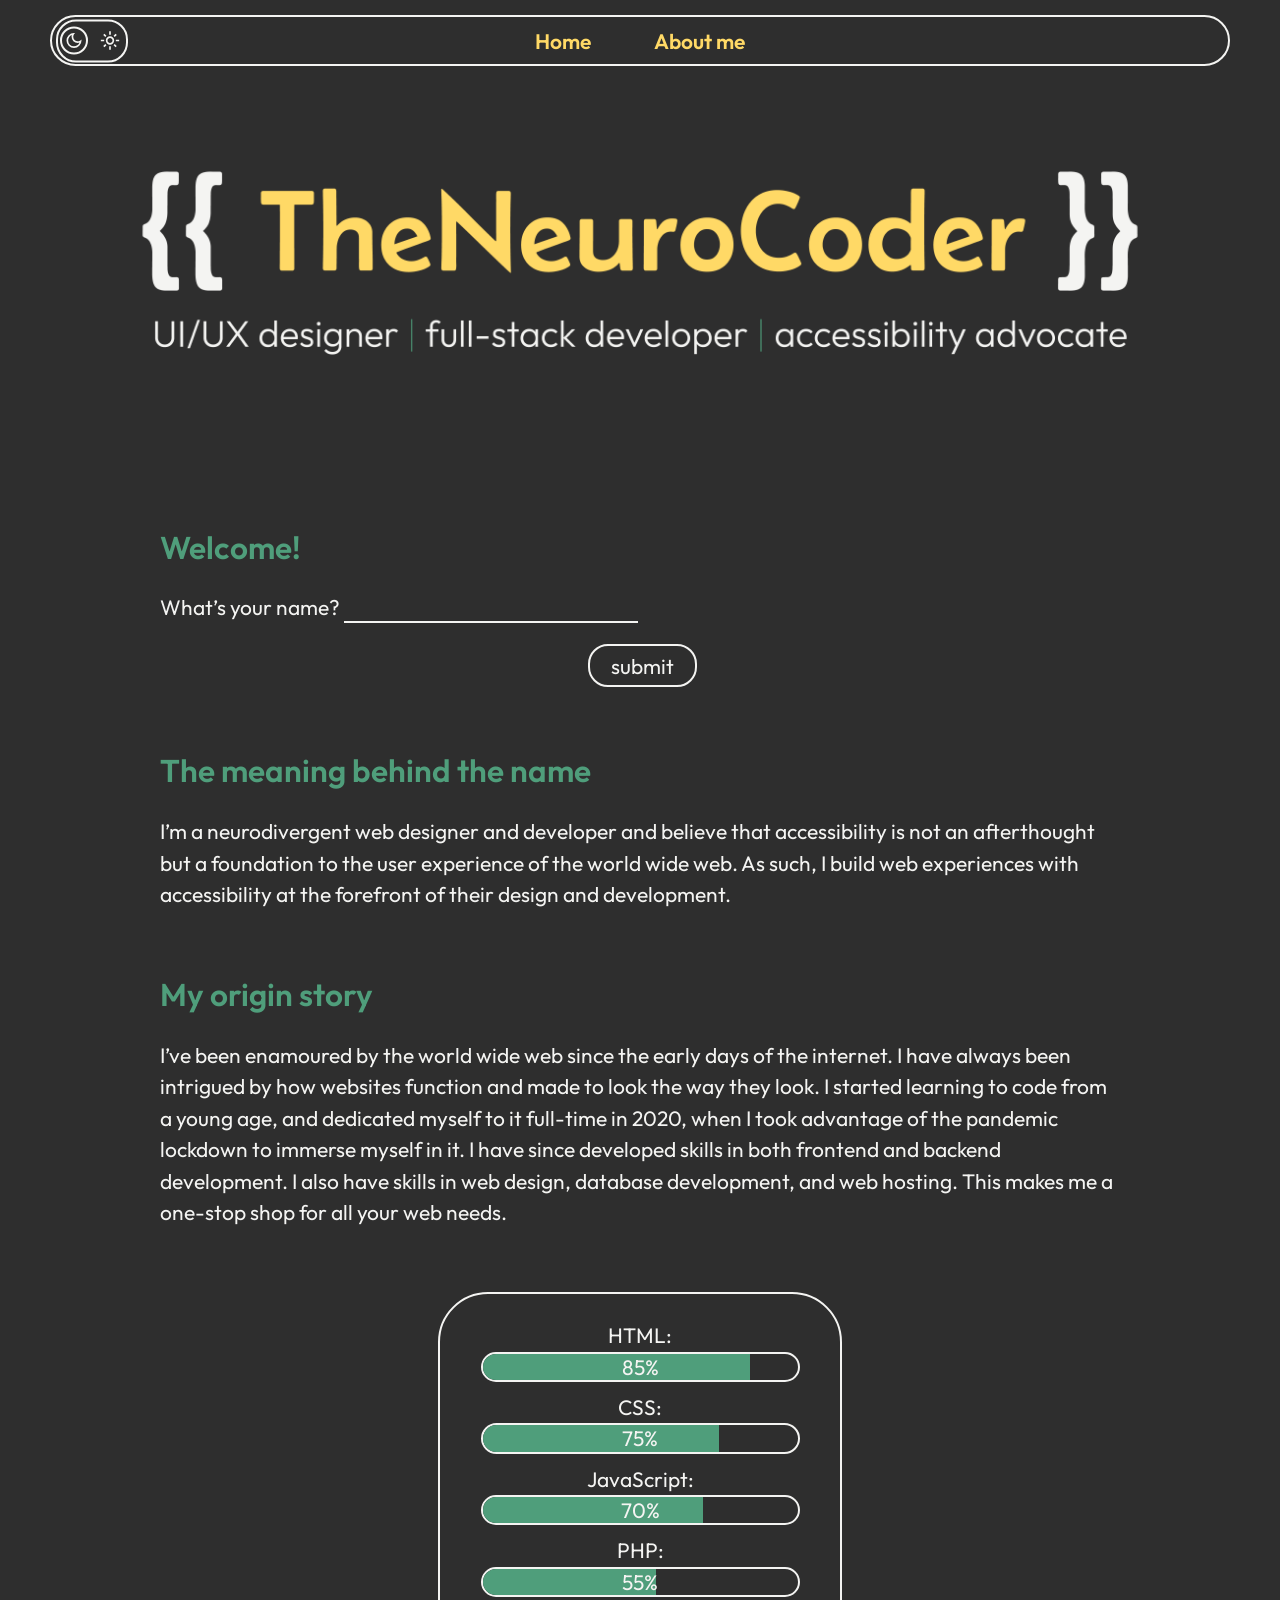
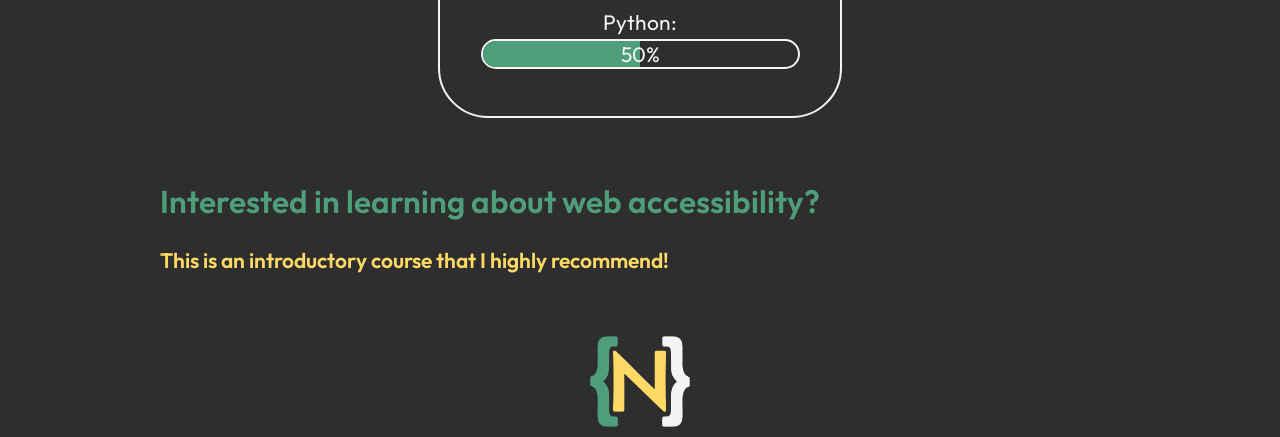
<file: index.html>
<!doctype html>
<html lang="en">
  <head>
    <meta charset="UTF-8" />
    <meta name="viewport" content="width=device-width, initial-scale=1.0" />
    <title>The Neurocoder | Web Designer &amp; Full-Stack Developer</title>
    <link rel="stylesheet" href="style.css" />
    <link rel="stylesheet" href="style-light-mode.css" />
    <script src="script.js" defer></script>
  </head>
  <body>
    <header>
      <nav>
        <span class="theme-toggle-container">
          <svg
            class="dark-mode-icon"
            xmlns="http://www.w3.org/2000/svg"
            viewBox="0 0 24 24"
            height="20px"
            width="20px"
          >
            <path
              d="M12,21q-3.75,0-6.38-2.63T3,12T5.63,5.63T12,3q0.35,0 0.69,0.02q0.34,0.02 0.66,0.07q-1.03,0.73-1.64,1.89T11.1,7.5q0,2.25 1.57,3.82T16.5,12.9q1.38,0 2.53-0.61t1.88-1.64q0.05,0.33 0.07,0.66T21,12q0,3.75-2.63,6.38T12,21Zm0-2q2.2,0 3.95-1.21t2.55-3.16q-0.5,0.13-1,0.2t-1,0.08q-3.07,0-5.24-2.16Q9.1,10.58 9.1,7.5q0-0.5 0.08-1t0.2-1Q7.43,6.3 6.21,8.05T5,12q0,2.9 2.05,4.95T12,19Zm-0.25-6.75Z"
            />
          </svg>
          <svg
            class="light-mode-icon"
            xmlns="http://www.w3.org/2000/svg"
            viewBox="0 0 24 24"
            height="20px"
            width="20px"
            fill="#1f1f1f"
          >
            <path
              d="M14.13,14.13Q15,13.25 15,12T14.13,9.88T12,9T9.88,9.88T9,12t0.88,2.13T12,15t2.13-0.88ZM8.46,15.54Q7,14.08 7,12Q7,9.92 8.46,8.46T12,7t3.54,1.46T17,12t-1.46,3.54T12,17q-2.07,0-3.54-1.46ZM5,13H1V11H5v2Zm18,0H19V11h4v2ZM11,5V1h2V5H11Zm0,18V19h2v4H11ZM6.4,7.75L3.88,5.32L5.3,3.85l2.4,2.5L6.4,7.75Zm12.3,12.4l-2.42-2.52l1.32-1.38l2.52,2.43L18.7,20.15ZM16.25,6.4l2.43-2.52L20.15,5.3l-2.5,2.4l-1.4-1.3ZM3.85,18.7l2.53-2.43L7.75,17.6L5.33,20.13L3.85,18.7ZM12,12Z"
            />
          </svg>
          <span id="theme-toggle" class="dark-mode"></span>
        </span>
        <a href="/">Home</a>
        <a href="/about.html">About me</a>
      </nav>
    </header>
    <img
      class="banner-dark-mode"
      src="/images/banner-dark-mode.png"
      alt="A banner that says, “The neurocoder, UI/UX designer, full-stack developer, accessibility advocate.”"
    />

    <img
      class="banner-light-mode"
      src="/images/banner-light-mode.png"
      alt="A banner that says, “The neurocoder, UI/UX designer, full-stack developer, accessibility advocate.”"
    />
    <main>
      <div class="name-content-container">
        <div class="name-intro">Hi, I’m...</div>
        <h1 class="name">
          <span class="brackets">{{</span> TheNeuroCoder
          <span class="brackets">}}</span>
        </h1>
      </div>
      <section>
        <h2>Welcome!</h2>
        <div id="guest-name-container">
          <form id="guest-name-form">
            <label for="guest-name">What’s your name?</label>
            <input id="guest-name" type="text" />
            <div class="button-wrapper">
              <input
                id="guest-name-submit-button"
                type="submit"
                value="submit"
              />
            </div>
          </form>
        </div>
      </section>
      <section>
        <h2>The meaning behind the name</h2>
        <p>
          I’m a neurodivergent web designer and developer and believe that
          accessibility is not an afterthought but a foundation to the user
          experience of the world wide web. As such, I build web experiences
          with accessibility at the forefront of their design and development.
        </p>
      </section>

      <section>
        <h2>My origin story</h2>
        <p>
          I’ve been enamoured by the world wide web since the early days of the
          internet. I have always been intrigued by how websites function and
          made to look the way they look. I started learning to code from a
          young age, and dedicated myself to it full-time in 2020, when I took
          advantage of the pandemic lockdown to immerse myself in it. I have
          since developed skills in both frontend and backend development. I
          also have skills in web design, database development, and web hosting.
          This makes me a one-stop shop for all your web needs.
        </p>
      </section>

      <section>
        <ul class="progress-content-container">
          <li class="progress-bar-grid">
            HTML:
            <div class="progress-bar-row">
              <div id="html-progress" class="progress"></div>
            </div>
            <div class="progress-percentage-row">85%</div>
          </li>
          <li class="progress-bar-grid">
            CSS:
            <div class="progress-bar-row">
              <div id="css-progress" class="progress"></div>
            </div>
            <div class="progress-percentage-row">75%</div>
          </li>
          <li class="progress-bar-grid">
            JavaScript:
            <div class="progress-bar-row">
              <div id="js-progress" class="progress"></div>
            </div>
            <div class="progress-percentage-row">70%</div>
          </li>
          <li class="progress-bar-grid">
            PHP:
            <div class="progress-bar-row">
              <div id="php-progress" class="progress"></div>
            </div>
            <div class="progress-percentage-row">55%</div>
          </li>
          <li class="progress-bar-grid">
            Python:
            <div class="progress-bar-row">
              <div id="python-progress" class="progress"></div>
            </div>
            <div class="progress-percentage-row">50%</div>
          </li>
        </ul>
      </section>

      <section>
        <h2>Interested in learning about web accessibility?</h2>
        <a
          target="_blank"
          href="https://www.udemy.com/course/introduction-to-web-accessibility-wcag21/?srsltid=AYCX9vIbx-0yYsA8Ox3uv8bTooHfXclQ60OPtKYKwAqzEQw94CTpAoRQ&couponCode=MT261023G1"
          >This is an introductory course that I highly recommend!
        </a>
      </section>
    </main>
    <footer>
      <img
        class="logo-dark-mode"
        src="/images/logo-dark-mode.png"
        alt="A logo with the letter N enclosed in double curly brackets."
      />
      <img
        class="logo-light-mode"
        src="/images/logo-light-mode.png"
        alt="A logo with the letter N enclosed in double curly brackets."
      />
    </footer>
  </body>
</html>
</file>
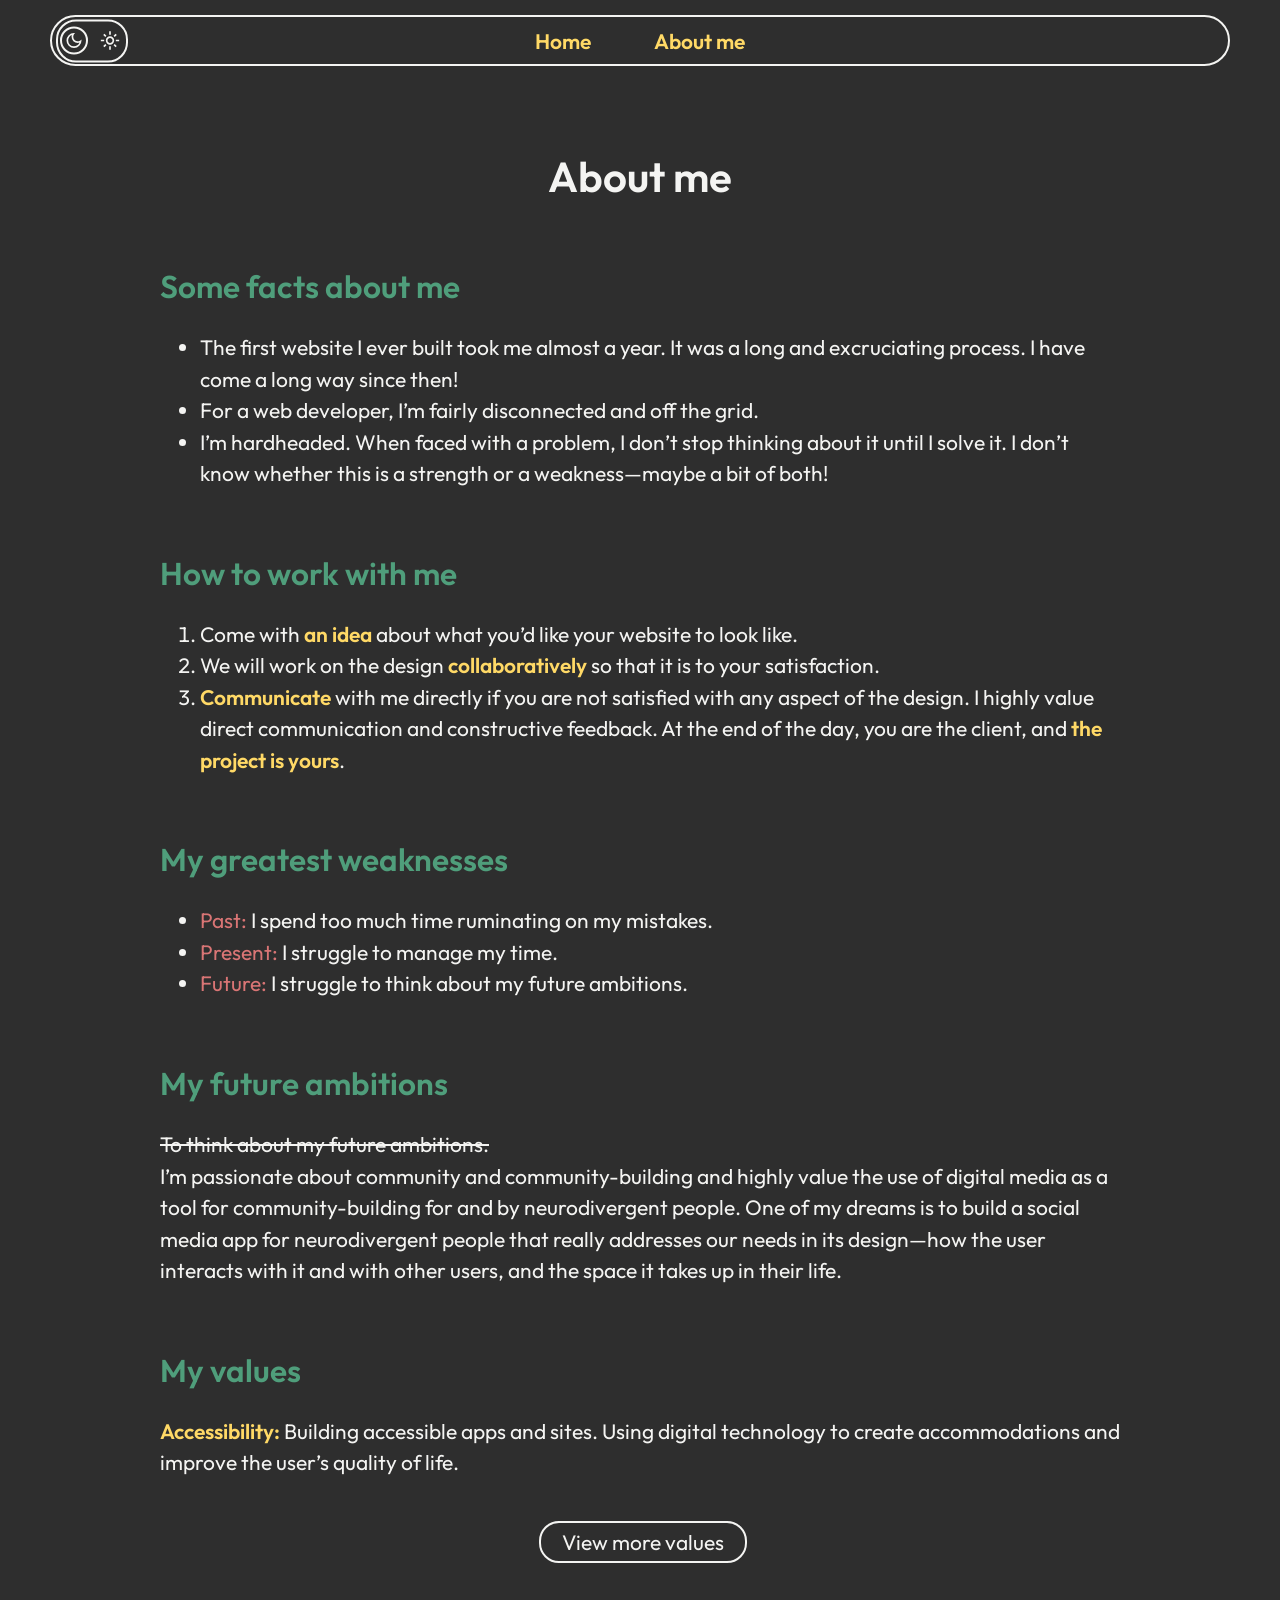
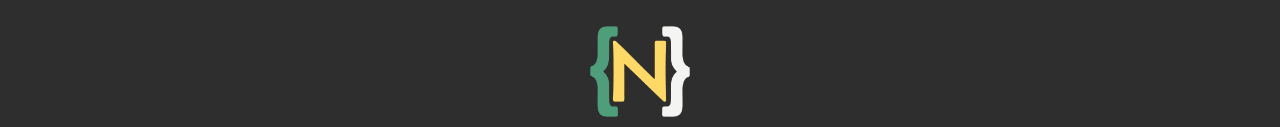
<file: about.html>
<!doctype html>
<html lang="en">
  <head>
    <meta charset="UTF-8" />
    <meta name="viewport" content="width=device-width, initial-scale=1.0" />
    <title>The Neurocoder | Web Designer &amp; Full-Stack Developer</title>
    <link rel="stylesheet" href="/style.css" />
    <link rel="stylesheet" href="/style-light-mode.css" />
    <script src="script.js" defer></script>
  </head>
  <body>
    <header>
      <nav>
        <span class="theme-toggle-container">
          <svg
            class="dark-mode-icon"
            xmlns="http://www.w3.org/2000/svg"
            viewBox="0 0 24 24"
            height="20px"
            width="20px"
          >
            <path
              d="M12,21q-3.75,0-6.38-2.63T3,12T5.63,5.63T12,3q0.35,0 0.69,0.02q0.34,0.02 0.66,0.07q-1.03,0.73-1.64,1.89T11.1,7.5q0,2.25 1.57,3.82T16.5,12.9q1.38,0 2.53-0.61t1.88-1.64q0.05,0.33 0.07,0.66T21,12q0,3.75-2.63,6.38T12,21Zm0-2q2.2,0 3.95-1.21t2.55-3.16q-0.5,0.13-1,0.2t-1,0.08q-3.07,0-5.24-2.16Q9.1,10.58 9.1,7.5q0-0.5 0.08-1t0.2-1Q7.43,6.3 6.21,8.05T5,12q0,2.9 2.05,4.95T12,19Zm-0.25-6.75Z"
            />
          </svg>
          <svg
            class="light-mode-icon"
            xmlns="http://www.w3.org/2000/svg"
            viewBox="0 0 24 24"
            height="20px"
            width="20px"
            fill="#1f1f1f"
          >
            <path
              d="M14.13,14.13Q15,13.25 15,12T14.13,9.88T12,9T9.88,9.88T9,12t0.88,2.13T12,15t2.13-0.88ZM8.46,15.54Q7,14.08 7,12Q7,9.92 8.46,8.46T12,7t3.54,1.46T17,12t-1.46,3.54T12,17q-2.07,0-3.54-1.46ZM5,13H1V11H5v2Zm18,0H19V11h4v2ZM11,5V1h2V5H11Zm0,18V19h2v4H11ZM6.4,7.75L3.88,5.32L5.3,3.85l2.4,2.5L6.4,7.75Zm12.3,12.4l-2.42-2.52l1.32-1.38l2.52,2.43L18.7,20.15ZM16.25,6.4l2.43-2.52L20.15,5.3l-2.5,2.4l-1.4-1.3ZM3.85,18.7l2.53-2.43L7.75,17.6L5.33,20.13L3.85,18.7ZM12,12Z"
            />
          </svg>
          <span id="theme-toggle" class="dark-mode"></span>
        </span>
        <a href="/">Home</a>
        <a href="/about.html">About me</a>
      </nav>
    </header>
    <main>
      <h1>About me</h1>
      <section>
        <h2>Some facts about me</h2>
        <ul>
          <li>
            The first website I ever built took me almost a year. It was a long
            and excruciating process. I have come a long way since then!
          </li>
          <li>
            For a web developer, I’m fairly disconnected and off the grid.
          </li>
          <li>
            I’m hardheaded. When faced with a problem, I don’t stop thinking
            about it until I solve it. I don’t know whether this is a strength
            or a weakness—maybe a bit of both!
          </li>
        </ul>
      </section>

      <section>
        <h2>How to work with me</h2>
        <ol>
          <li>
            Come with <strong>an idea</strong> about what you’d like your
            website to look like.
          </li>
          <li>
            We will work on the design <strong>collaboratively</strong> so that
            it is to your satisfaction.
          </li>
          <li>
            <strong>Communicate</strong> with me directly if you are not
            satisfied with any aspect of the design. I highly value direct
            communication and constructive feedback. At the end of the day, you
            are the client, and <strong>the project is yours</strong>.
          </li>
        </ol>
      </section>

      <section>
        <h2>My greatest weaknesses</h2>
        <ul>
          <li>
            <span class="time-period">Past:</span> I spend too much time
            ruminating on my mistakes.
          </li>
          <li>
            <span class="time-period">Present:</span> I struggle to manage my
            time.
          </li>
          <li>
            <span class="time-period">Future:</span> I struggle to think about
            my future ambitions.
          </li>
        </ul>
      </section>

      <section>
        <h2>My future ambitions</h2>
        <p>
          <s>To think about my future ambitions.</s><br />
          I’m passionate about community and community-building and highly value
          the use of digital media as a tool for community-building for and by
          neurodivergent people. One of my dreams is to build a social media app
          for neurodivergent people that really addresses our needs in its
          design—how the user interacts with it and with other users, and the
          space it takes up in their life.
        </p>
      </section>
      <section>
        <h2>My values</h2>
        <p id="value">
          <strong>Accessibility:</strong> Building accessible apps and sites.
          Using digital technology to create accommodations and improve the
          user’s quality of life.
        </p>
        <div class="button-wrapper">
          <button id="values-button">View more values</button>
        </div>
      </section>
    </main>
    <footer>
      <img
        class="logo-dark-mode"
        src="/images/logo-dark-mode.png"
        alt="A logo with the letter N enclosed in double curly brackets."
      />
      <img
        class="logo-light-mode"
        src="/images/logo-light-mode.png"
        alt="A logo with the letter N enclosed in double curly brackets."
      />
    </footer>
  </body>
</html>
</file>
<file: style.css>
@font-face {
  font-family: "Outfit";
  src: url("fonts/Outfit-Regular.ttf") format("truetype");
  font-weight: 400;
  font-style: normal;
  font-display: swap;
}

@font-face {
  font-family: "Outfit";
  src: url("fonts/Outfit-SemiBold.ttf") format("truetype");
  font-weight: 600;
  font-style: normal;
  font-display: swap;
}

@font-face {
  font-family: "Belanosima";
  src: url("fonts/Belanosima-Regular.ttf") format("truetype");
  font-weight: 400;
  font-style: normal;
  font-display: swap;
}

:root {
  --black-colour: #2e2e2e;
  --white-colour: #f4f4f2;
  --red-colour: #d97575;
  --green-colour: #4f9e7b;
  --yellow-colour: #ffd966;
}

html {
  font-size: 21px;
}

body {
  background-color: var(--black-colour);
  color: var(--white-colour);
  font-family: Outfit, sans-serif;
  font-size: 1rem;
  margin: 15px 50px;
}

p,
ul,
ol {
  line-height: 1.5;
}

a {
  color: var(--yellow-colour);
  text-decoration: none;
  font-weight: 700;
  transition: color 0.4s;
}

a:hover {
  color: var(--red-colour);
}

nav {
  display: flex;
  justify-content: center;
  border: 2px solid var(--white-colour);
  border-radius: 50px;
  position: relative;
}

nav a {
  margin: 0.5rem 1.5rem;
}

h1 {
  text-align: center;
  font-weight: 600;
  margin-top: 0.5rem;
}

h1:not(.name) {
  margin-top: 4rem;
}

h2 {
  font-weight: 600;
}

strong {
  font-weight: 600;
  color: var(--yellow-colour);
}

section {
  margin: 3rem 0;
}

main {
  width: 960px;
  position: relative;
  left: 50%;
  transform: translateX(-50%);
}

section h2 {
  color: var(--green-colour);
}

.theme-toggle-container {
  border: 2px solid var(--white-colour);
  width: 68px;
  height: 83%;
  border-radius: 20px;
  position: absolute;
  top: 50%;
  transform: translateY(-50%);
  left: 4px;
  cursor: pointer;
}

.dark-mode-icon {
  position: absolute;
  top: 50%;
  transform: translateY(-50%);
  left: 6px;
  fill: var(--white-colour);
}

.light-mode-icon {
  position: absolute;
  top: 50%;
  transform: translateY(-50%);
  right: 6px;
  fill: var(--white-colour);
}

#theme-toggle {
  border: 2px solid var(--white-colour);
  width: 28px;
  height: 28px;
  border-radius: 20px;
  box-sizing: border-box;
  position: absolute;
  top: 50%;
  transform: translateY(-50%);
  transition: 0.2s;
}

#theme-toggle {
  left: 2px;
}

.banner-dark-mode {
  width: calc(100vw - 100px);
}

.banner-light-mode {
  display: none;
}

.name-content-container {
  display: none;
}

#guest-name {
  background-color: transparent;
  border: none;
  border-bottom: 2px solid var(--white-colour);
  caret-color: var(--white-colour);
  font-family: "Outfit", sans-serif;
  font-weight: 400;
  font-size: 1rem;
  color: var(--white-colour);
}

#guest-name:focus {
  outline: none;
  border-bottom-color: var(--green-colour);
}

#guest-name::placeholder {
  color: var(--red-colour);
}

.button-wrapper {
  display: flex;
  justify-content: center;
  padding-top: 1rem;
}

#guest-name-submit-button,
#values-button {
  background-color: transparent;
  font-family: "Outfit", sans-serif;
  font-weight: 400;
  font-size: 1rem;
  color: var(--white-colour);
  border: 2px solid var(--white-colour);
  border-radius: 20px;
  padding: 0.3rem 1rem;
  margin-left: 5px;
  cursor: pointer;
  transition: background-color 0.4s;
}

#guest-name-submit-button:hover,
#values-button:hover {
  background-color: var(--green-colour);
}

.progress-content-container {
  border: 2px solid var(--white-colour);
  border-radius: 50px;
  width: 400px;
  position: relative;
  left: 50%;
  transform: translateX(-50%);
  padding: 1.25rem 0 1.75rem;
}

.progress-bar-grid {
  display: grid;
  justify-content: center;
  text-align: center;
}

.progress-bar-row {
  margin-bottom: 10px;
  width: 315px;
  height: 1.25rem;
  border: 2px solid var(--white-colour);
  border-radius: 50px;
  grid-row: 2;
  grid-column: 1;
}

.progress-percentage-row {
  grid-row: 2;
  grid-column: 1;
}

.progress {
  background-color: var(--green-colour);
  height: 100%;
  border-radius: 50px 0 0 50px;
}

#html-progress {
  width: 85%;
}

#css-progress {
  width: 75%;
}

#js-progress {
  width: 70%;
}

#php-progress {
  width: 55%;
}

#python-progress {
  width: 50%;
}

.time-period {
  color: var(--red-colour);
}

.logo-dark-mode {
  width: 100px;
  position: absolute;
  left: 50%;
  transform: translateX(-50%);
  padding-bottom: 10px;
}

.logo-light-mode {
  display: none;
}

@media screen and (max-width: 1024px) {
  main {
    width: 800px;
  }
}

@media screen and (max-width: 900px) {
  html {
    font-size: 18px;
  }

  main {
    width: 700px;
  }

  .progress-content-container {
    width: 350px;
    border-radius: 30px;
  }

  .progress-bar-row {
    width: 275px;
  }
}

@media screen and (max-width: 768px) {
  main {
    width: 500px;
  }
}

@media screen and (max-width: 575px) {
  html {
    font-size: 16px;
  }

  body {
    margin: 10px 20px;
  }

  main {
    width: auto;
  }

  .banner-dark-mode {
    display: none;
  }

  .name-content-container {
    text-align: center;
    margin-top: 2rem;
    display: block;
  }

  .name-intro {
    font-size: 1.75rem;
  }

  .name {
    font-family: "Belanosima", sans-serif;
    font-weight: 400;
    color: var(--yellow-colour);
    font-size: 2.45rem;
  }

  .brackets {
    color: var(--white-colour);
  }

  .progress-content-container {
    width: 275px;
    border-radius: 25px;
  }

  .progress-bar-row {
    width: 200px;
  }
}

@media screen and (max-width: 371px) {
  .name {
    font-size: 2rem;
  }
}
</file>
<file: style-light-mode.css>
:root {
  --white-colour-light-mode: #f5f4f3;
  --green-colour-light-mode: #347a5b;
  --red-colour-light-mode: #b85e5e;
}

body.light-mode {
  background-color: var(--white-colour-light-mode);
  color: var(--black-colour);
}

body.light-mode strong {
  color: var(--black-colour);
}

nav.light-mode,
.progress-content-container.light-mode,
.progress-bar-row.light-mode {
  border-color: var(--black-colour);
}

a.light-mode {
  color: var(--red-colour-light-mode);
}

a.light-mode:hover {
  color: var(--red-colour);
}

.theme-toggle-container.light-mode,
#theme-toggle.light-mode {
  border-color: var(--black-colour);
}

#theme-toggle.light-mode {
  left: calc(100% - 30px);
  /* 30px is width of toggle + left position of icon in dark mode */
}

.light-mode-icon.light-mode,
.dark-mode-icon.light-mode {
  fill: var(--black-colour);
}

#guest-name.light-mode {
  border-color: var(--black-colour);
  caret-color: var(--black-colour);
  color: var(--black-colour);
}

#guest-name.light-mode:focus {
  border-color: var(--green-colour-light-mode);
}

#guest-name.light-mode::placeholder {
  color: var(--red-colour-light-mode);
}

#guest-name-submit-button.light-mode,
#values-button.light-mode {
  border-color: var(--black-colour);
  color: var(--black-colour);
  transition:
    background-color 0.4s,
    color 0.4s;
}

#guest-name-submit-button.light-mode:hover,
#values-button.light-mode:hover {
  background-color: var(--green-colour-light-mode);
  color: var(--white-colour-light-mode);
}

h2.light-mode {
  color: var(--green-colour-light-mode);
}

.banner-dark-mode.light-mode {
  display: none;
}

.banner-light-mode.light-mode {
  display: inline-block;
  width: calc(100vw - 100px);
}

.progress.light-mode {
  background-color: var(--green-colour-light-mode);
}

.time-period.light-mode {
  color: var(--red-colour-light-mode);
}

.logo-dark-mode.light-mode {
  display: none;
}

.logo-light-mode.light-mode {
  display: inline-block;
  width: 100px;
  position: absolute;
  left: 50%;
  transform: translateX(-50%);
  padding-bottom: 10px;
}

@media screen and (max-width: 575px) {
  .banner-light-mode.light-mode {
    display: none;
  }

  .name.light-mode {
    color: var(--red-colour-light-mode);
  }

  .brackets.light-mode {
    color: var(--green-colour-light-mode);
  }
}
</file>
